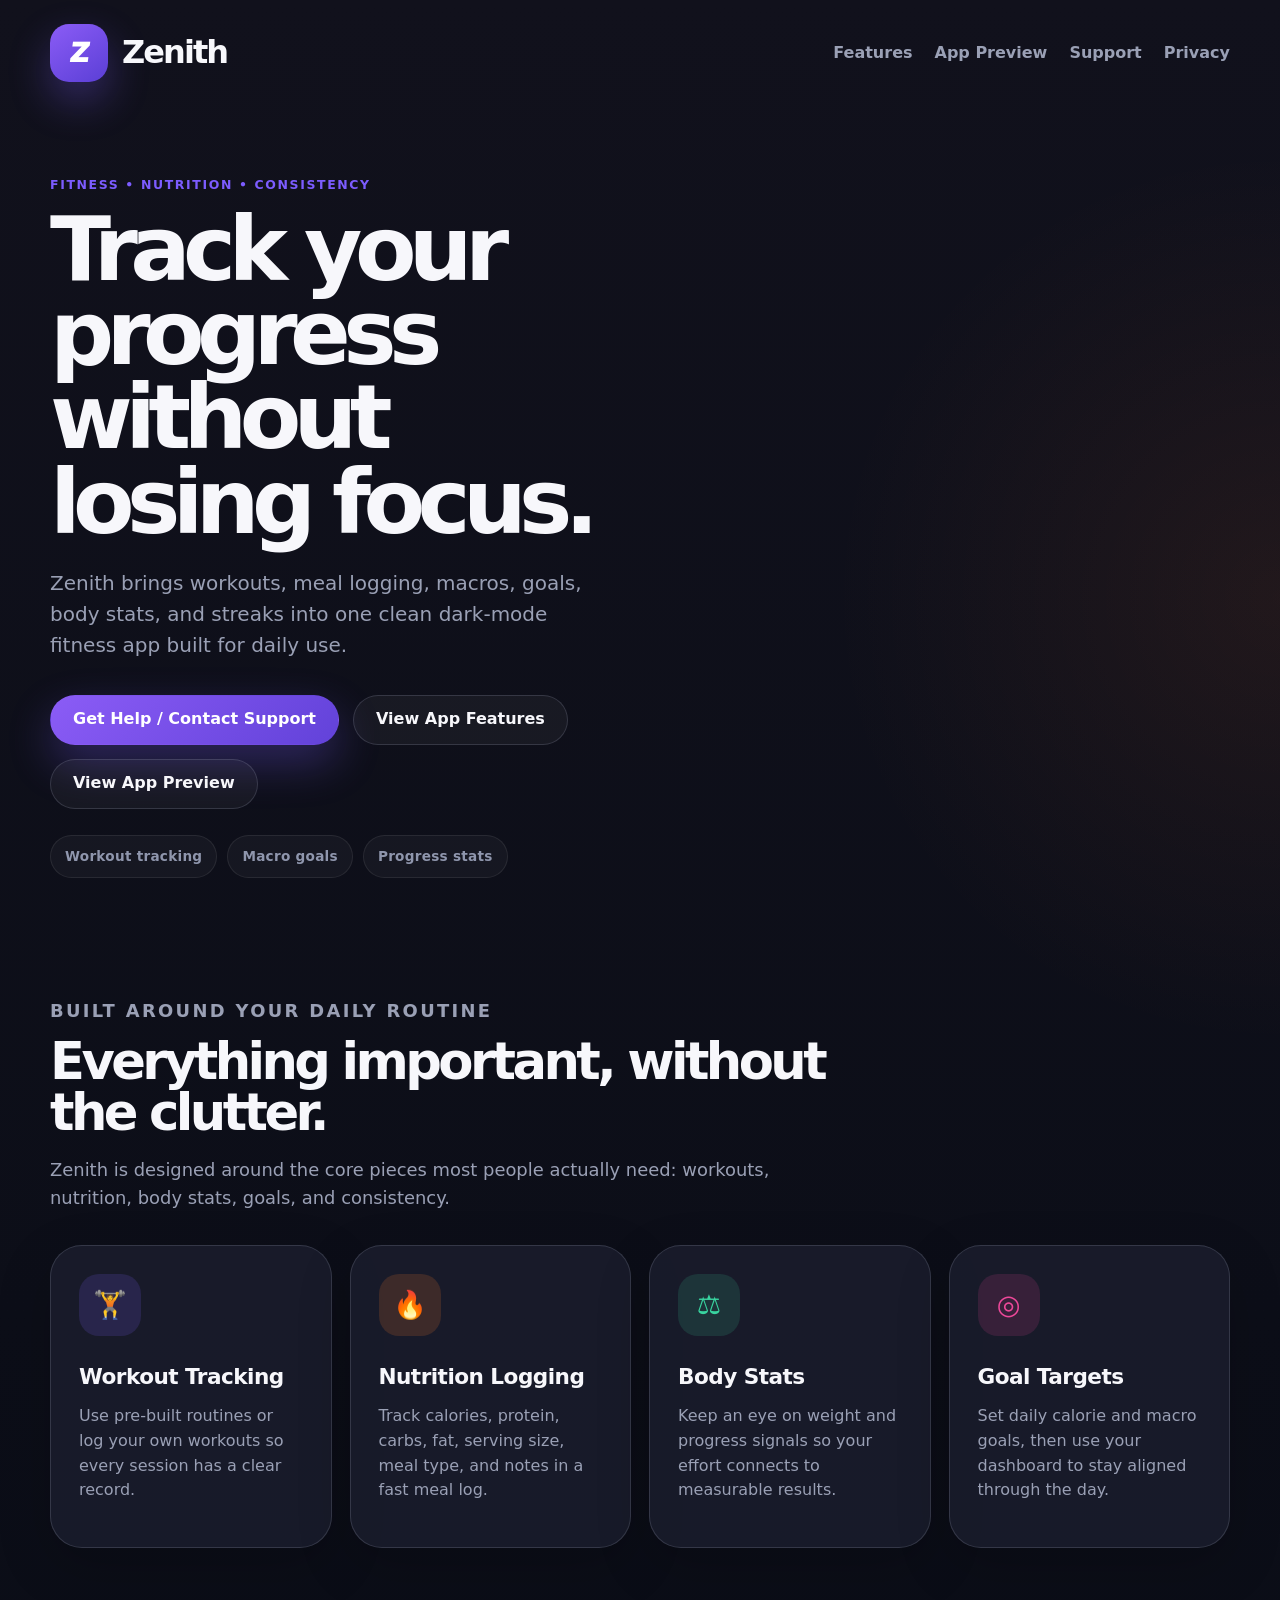
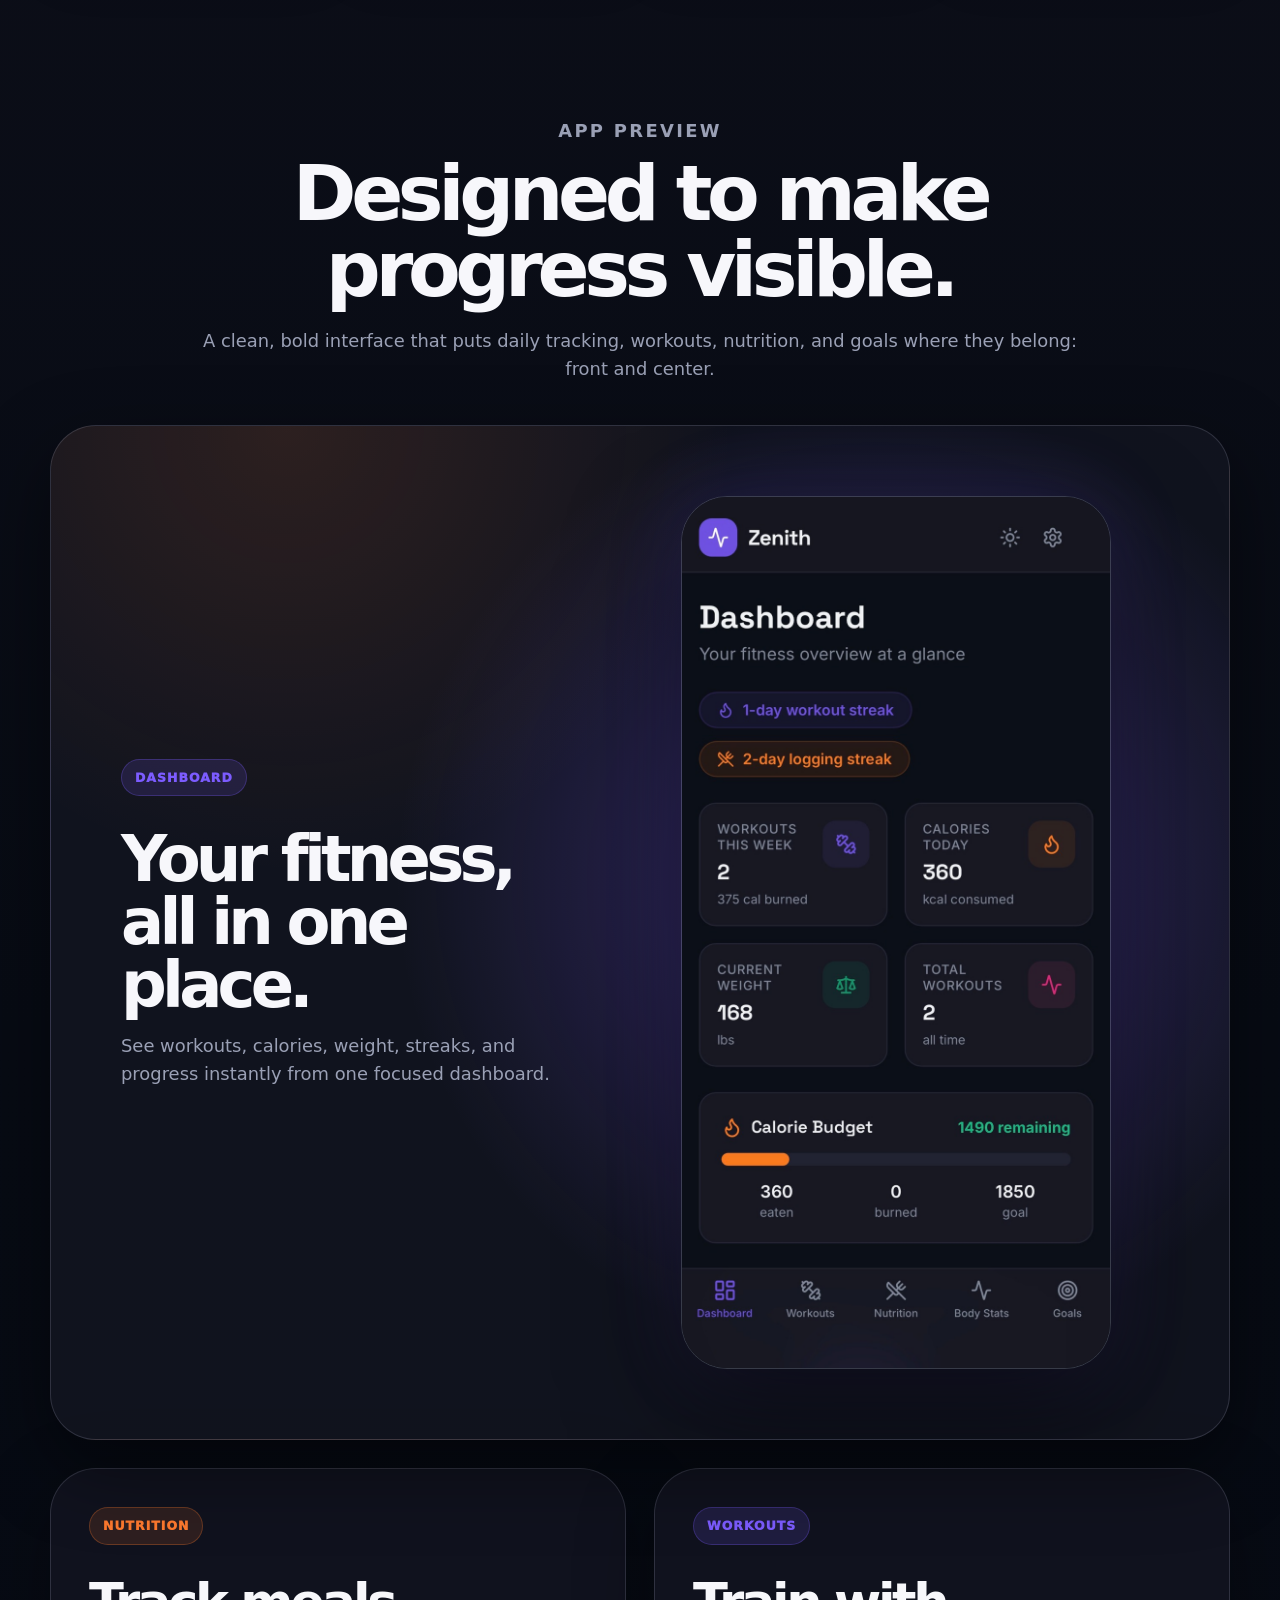
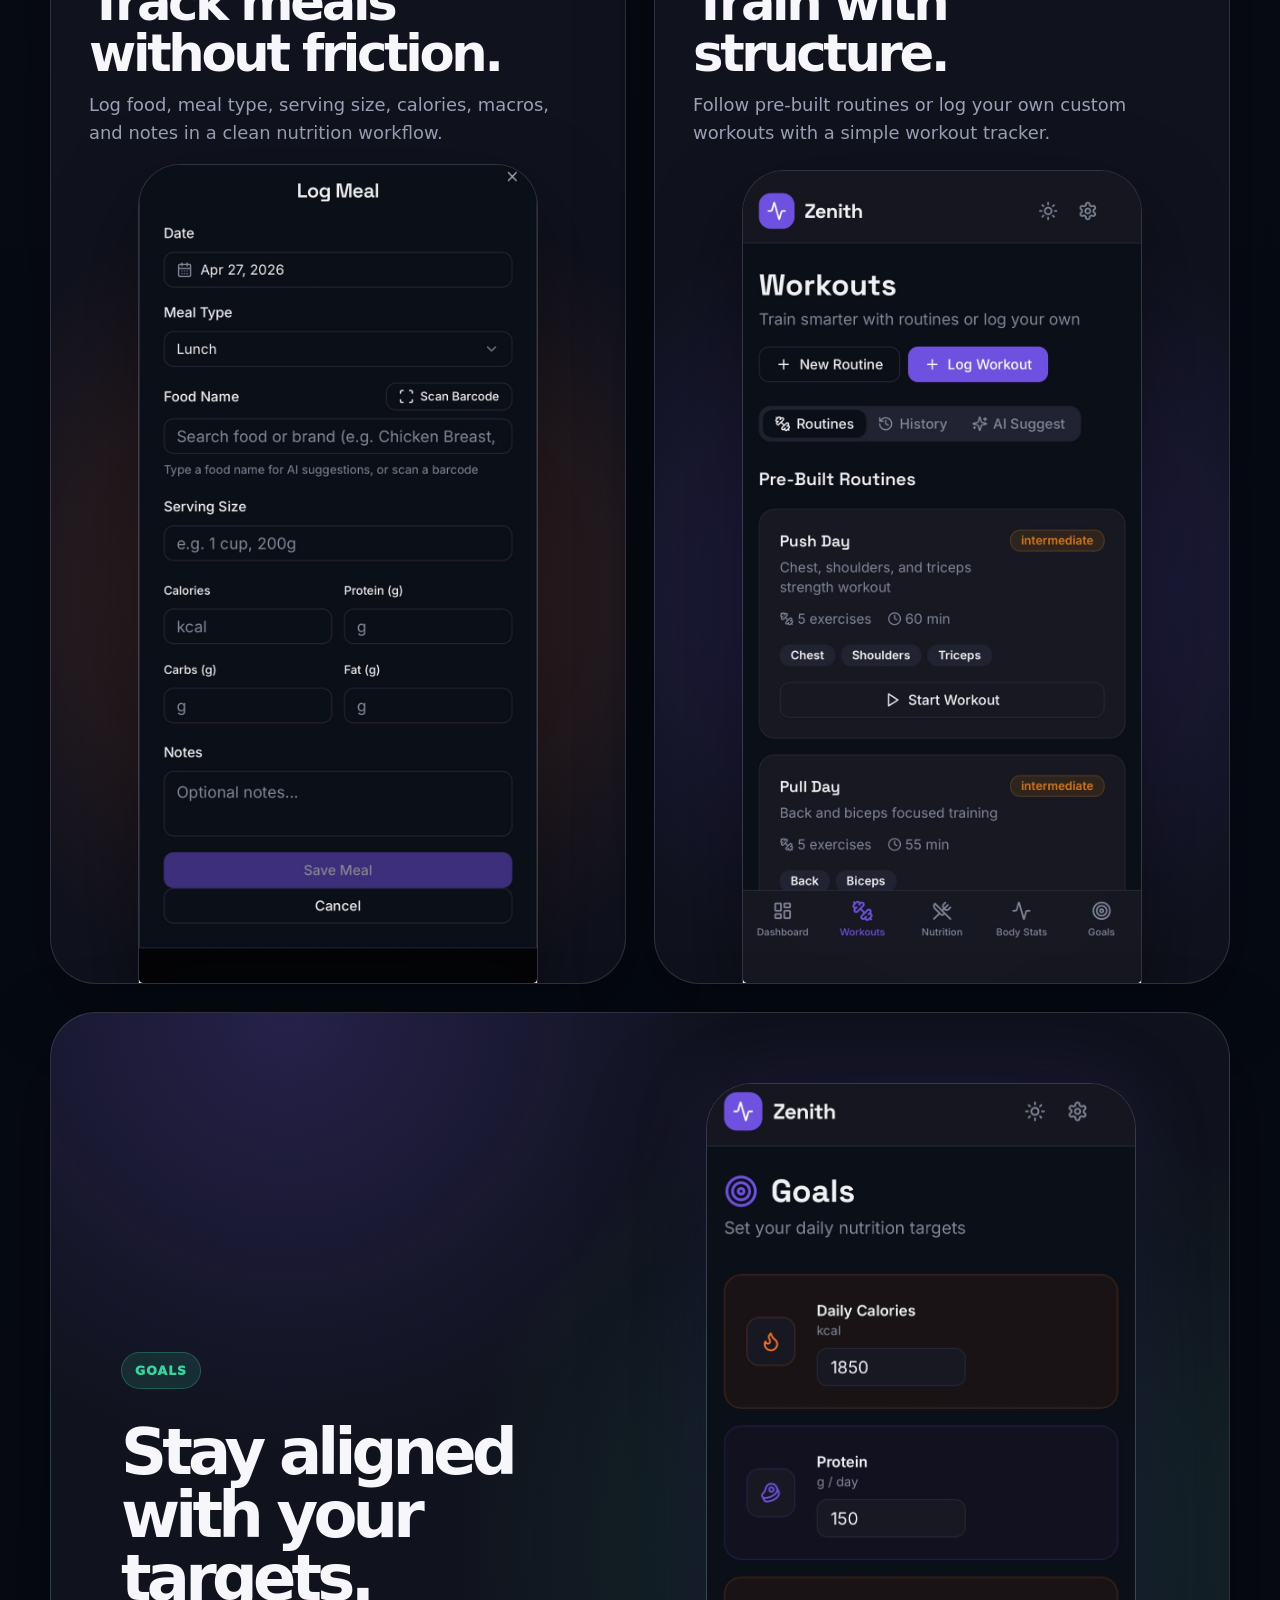
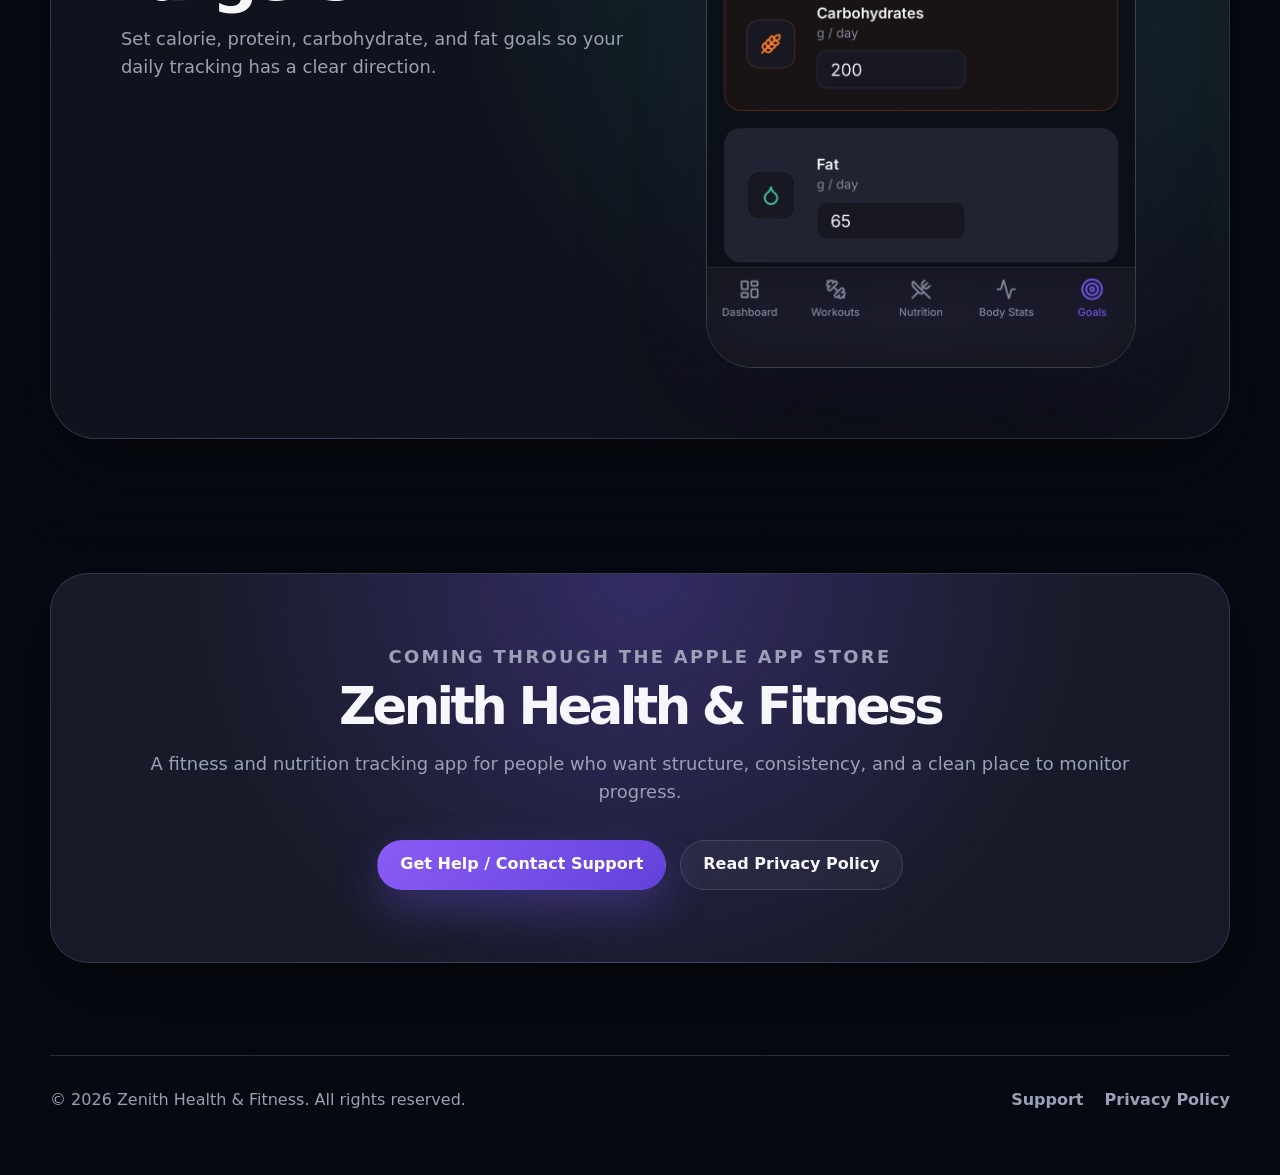
<file: index.html>
<!DOCTYPE html>
<html lang="en">
<head>
  <meta charset="UTF-8" />
  <meta name="viewport" content="width=device-width, initial-scale=1.0" />

  <title>Zenith Health & Fitness | Workout, Nutrition, and Goal Tracking</title>
  <meta name="description" content="Zenith Health & Fitness helps you track workouts, nutrition, macros, body stats, goals, and daily consistency in one focused fitness app." />

  <link rel="stylesheet" href="styles.css" />
</head>

<body>
  <header class="site-header">
    <a class="brand" href="index.html" aria-label="Zenith Health & Fitness home">
      <span class="brand-mark">
        <span class="z-peak">Z</span>
      </span>
      <span class="brand-text">Zenith</span>
    </a>

    <nav class="nav" aria-label="Main navigation">
      <a href="#features">Features</a>
      <a href="#screens">App Preview</a>
      <a href="support.html">Support</a>
      <a href="privacy.html">Privacy</a>
    </nav>
  </header>

  <main>
    <section class="hero no-hero-image">
      <div class="hero-copy">
        <p class="eyebrow">Fitness • Nutrition • Consistency</p>
        <h1>Track your progress without losing focus.</h1>
        <p class="lead">
          Zenith brings workouts, meal logging, macros, goals, body stats, and streaks into one clean dark-mode fitness app built for daily use.
        </p>

        <div class="hero-actions">
          <a class="button primary" href="support.html">Get Help / Contact Support</a>
          <a class="button secondary" href="#features">View App Features</a>
          <a class="button secondary" href="#screens">View App Preview</a>
        </div>

        <div class="trust-row" aria-label="Zenith app highlights">
          <span>Workout tracking</span>
          <span>Macro goals</span>
          <span>Progress stats</span>
        </div>
      </div>
    </section>

    <section id="features" class="section">
      <div class="section-heading">
        <p class="eyebrow">Built around your daily routine</p>
        <h2>Everything important, without the clutter.</h2>
        <p>
          Zenith is designed around the core pieces most people actually need: workouts, nutrition, body stats, goals, and consistency.
        </p>
      </div>

      <div class="feature-grid">
        <article class="feature-card purple-card">
          <div class="feature-icon">🏋</div>
          <h3>Workout Tracking</h3>
          <p>Use pre-built routines or log your own workouts so every session has a clear record.</p>
        </article>

        <article class="feature-card orange-card">
          <div class="feature-icon">🔥</div>
          <h3>Nutrition Logging</h3>
          <p>Track calories, protein, carbs, fat, serving size, meal type, and notes in a fast meal log.</p>
        </article>

        <article class="feature-card green-card">
          <div class="feature-icon">⚖</div>
          <h3>Body Stats</h3>
          <p>Keep an eye on weight and progress signals so your effort connects to measurable results.</p>
        </article>

        <article class="feature-card violet-card">
          <div class="feature-icon">◎</div>
          <h3>Goal Targets</h3>
          <p>Set daily calorie and macro goals, then use your dashboard to stay aligned through the day.</p>
        </article>
      </div>
    </section>

    <section id="screens" class="section apple-showcase">
      <div class="apple-showcase-header">
        <p class="eyebrow">App preview</p>
        <h2>Designed to make progress visible.</h2>
        <p>
          A clean, bold interface that puts daily tracking, workouts, nutrition, and goals where they belong: front and center.
        </p>
      </div>

      <div class="showcase-hero">
        <div class="showcase-copy">
          <span class="pill purple-pill">Dashboard</span>
          <h3>Your fitness, all in one place.</h3>
          <p>
            See workouts, calories, weight, streaks, and progress instantly from one focused dashboard.
          </p>
        </div>

        <div class="showcase-device">
          <img src="assets/screenshots/dashboard-screen.png" alt="Zenith dashboard screen showing workout streaks, calories, weight, and calorie budget." />
        </div>
      </div>

      <div class="apple-feature-row">
        <article class="apple-feature nutrition-feature">
          <div class="feature-copy">
            <span class="pill orange-pill">Nutrition</span>
            <h3>Track meals without friction.</h3>
            <p>
              Log food, meal type, serving size, calories, macros, and notes in a clean nutrition workflow.
            </p>
          </div>

          <img src="assets/screenshots/nutrition-screen.png" alt="Zenith meal logging screen." />
        </article>

        <article class="apple-feature workout-feature">
          <div class="feature-copy">
            <span class="pill purple-pill">Workouts</span>
            <h3>Train with structure.</h3>
            <p>
              Follow pre-built routines or log your own custom workouts with a simple workout tracker.
            </p>
          </div>

          <img src="assets/screenshots/workouts-screen.png" alt="Zenith workouts screen with pre-built routines." />
        </article>
      </div>

      <div class="showcase-hero reverse">
        <div class="showcase-copy">
          <span class="pill green-pill">Goals</span>
          <h3>Stay aligned with your targets.</h3>
          <p>
            Set calorie, protein, carbohydrate, and fat goals so your daily tracking has a clear direction.
          </p>
        </div>

        <div class="showcase-device">
          <img src="assets/screenshots/goals-screen.png" alt="Zenith goals screen showing daily calorie and macro targets." />
        </div>
      </div>
    </section>

    <section class="section app-store-section">
      <div class="app-store-card">
        <p class="eyebrow">Coming through the Apple App Store</p>
        <h2>Zenith Health & Fitness</h2>
        <p>
          A fitness and nutrition tracking app for people who want structure, consistency, and a clean place to monitor progress.
        </p>

        <div class="hero-actions centered">
          <a class="button primary" href="support.html">Get Help / Contact Support</a>
          <a class="button secondary" href="privacy.html">Read Privacy Policy</a>
        </div>
      </div>
    </section>
  </main>

  <footer class="site-footer">
    <p>© 2026 Zenith Health & Fitness. All rights reserved.</p>
    <div>
      <a href="support.html">Support</a>
      <a href="privacy.html">Privacy Policy</a>
    </div>
  </footer>
</body>
</html>
</file>
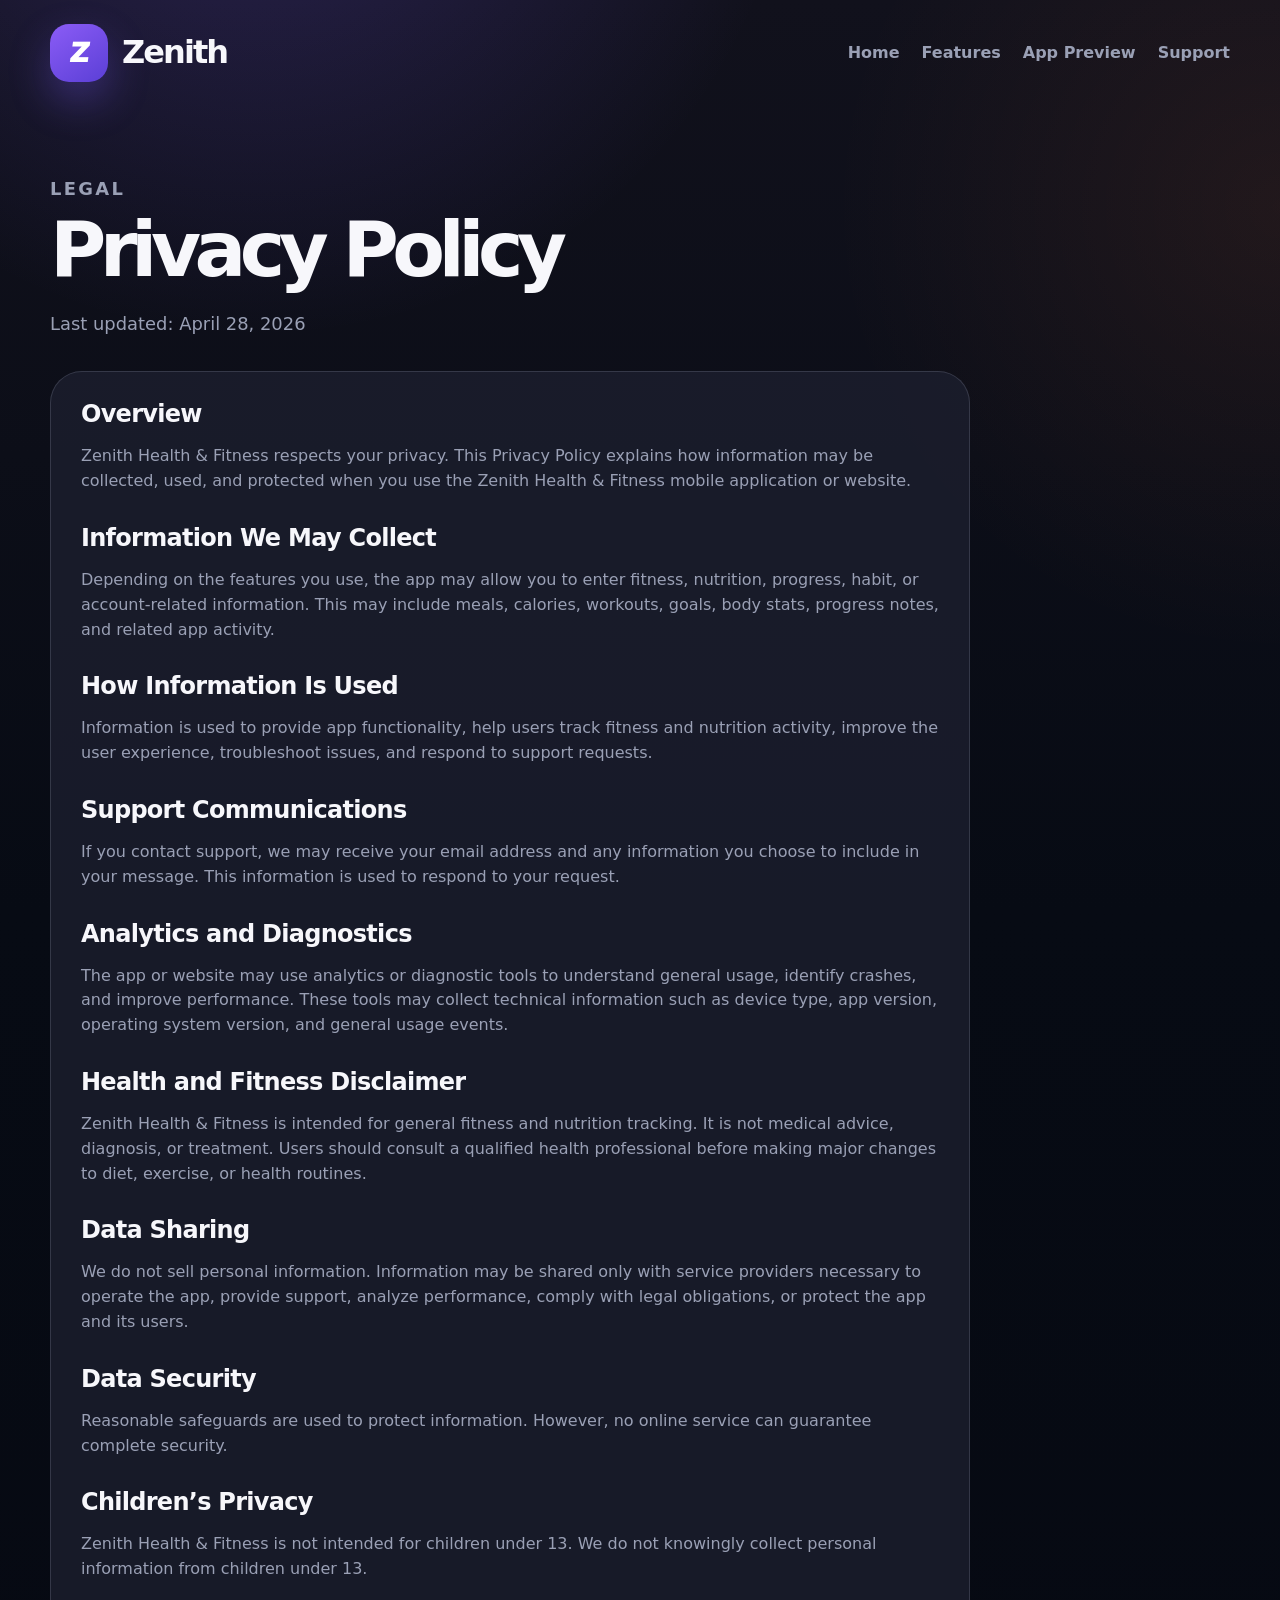
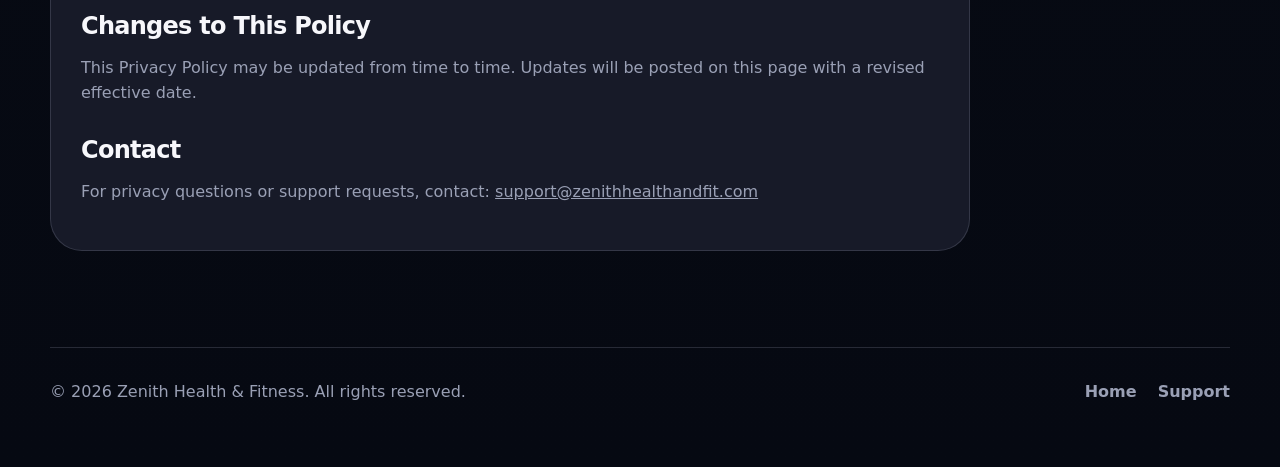
<file: privacy.html>
<!DOCTYPE html>
<html lang="en">
<head>
  <meta charset="UTF-8" />
  <meta name="viewport" content="width=device-width, initial-scale=1.0" />

  <title>Privacy Policy | Zenith Health & Fitness</title>
  <meta name="description" content="Privacy Policy for Zenith Health & Fitness." />

  <link rel="stylesheet" href="styles.css" />
</head>

<body>
  <header class="site-header">
    <a class="brand" href="index.html">
      <span class="brand-mark"><span class="z-peak">Z</span></span>
      <span class="brand-text">Zenith</span>
    </a>

    <nav class="nav">
      <a href="index.html">Home</a>
      <a href="index.html#features">Features</a>
      <a href="index.html#screens">App Preview</a>
      <a href="support.html">Support</a>
    </nav>
  </header>

  <main class="page legal">
    <section class="page-header">
      <p class="eyebrow">Legal</p>
      <h1>Privacy Policy</h1>
      <p>Last updated: April 28, 2026</p>
    </section>

    <section class="legal-card">
      <h2>Overview</h2>
      <p>
        Zenith Health & Fitness respects your privacy. This Privacy Policy explains how information may be collected, used, and protected when you use the Zenith Health & Fitness mobile application or website.
      </p>

      <h2>Information We May Collect</h2>
      <p>
        Depending on the features you use, the app may allow you to enter fitness, nutrition, progress, habit, or account-related information. This may include meals, calories, workouts, goals, body stats, progress notes, and related app activity.
      </p>

      <h2>How Information Is Used</h2>
      <p>
        Information is used to provide app functionality, help users track fitness and nutrition activity, improve the user experience, troubleshoot issues, and respond to support requests.
      </p>

      <h2>Support Communications</h2>
      <p>
        If you contact support, we may receive your email address and any information you choose to include in your message. This information is used to respond to your request.
      </p>

      <h2>Analytics and Diagnostics</h2>
      <p>
        The app or website may use analytics or diagnostic tools to understand general usage, identify crashes, and improve performance. These tools may collect technical information such as device type, app version, operating system version, and general usage events.
      </p>

      <h2>Health and Fitness Disclaimer</h2>
      <p>
        Zenith Health & Fitness is intended for general fitness and nutrition tracking. It is not medical advice, diagnosis, or treatment. Users should consult a qualified health professional before making major changes to diet, exercise, or health routines.
      </p>

      <h2>Data Sharing</h2>
      <p>
        We do not sell personal information. Information may be shared only with service providers necessary to operate the app, provide support, analyze performance, comply with legal obligations, or protect the app and its users.
      </p>

      <h2>Data Security</h2>
      <p>
        Reasonable safeguards are used to protect information. However, no online service can guarantee complete security.
      </p>

      <h2>Children’s Privacy</h2>
      <p>
        Zenith Health & Fitness is not intended for children under 13. We do not knowingly collect personal information from children under 13.
      </p>

      <h2>Changes to This Policy</h2>
      <p>
        This Privacy Policy may be updated from time to time. Updates will be posted on this page with a revised effective date.
      </p>

      <h2>Contact</h2>
      <p>
        For privacy questions or support requests, contact:
        <a href="mailto:support@zenithhealthandfit.com">support@zenithhealthandfit.com</a>
      </p>
    </section>
  </main>

  <footer class="site-footer">
    <p>© 2026 Zenith Health & Fitness. All rights reserved.</p>
    <div>
      <a href="index.html">Home</a>
      <a href="support.html">Support</a>
    </div>
  </footer>
</body>
</html>
</file>
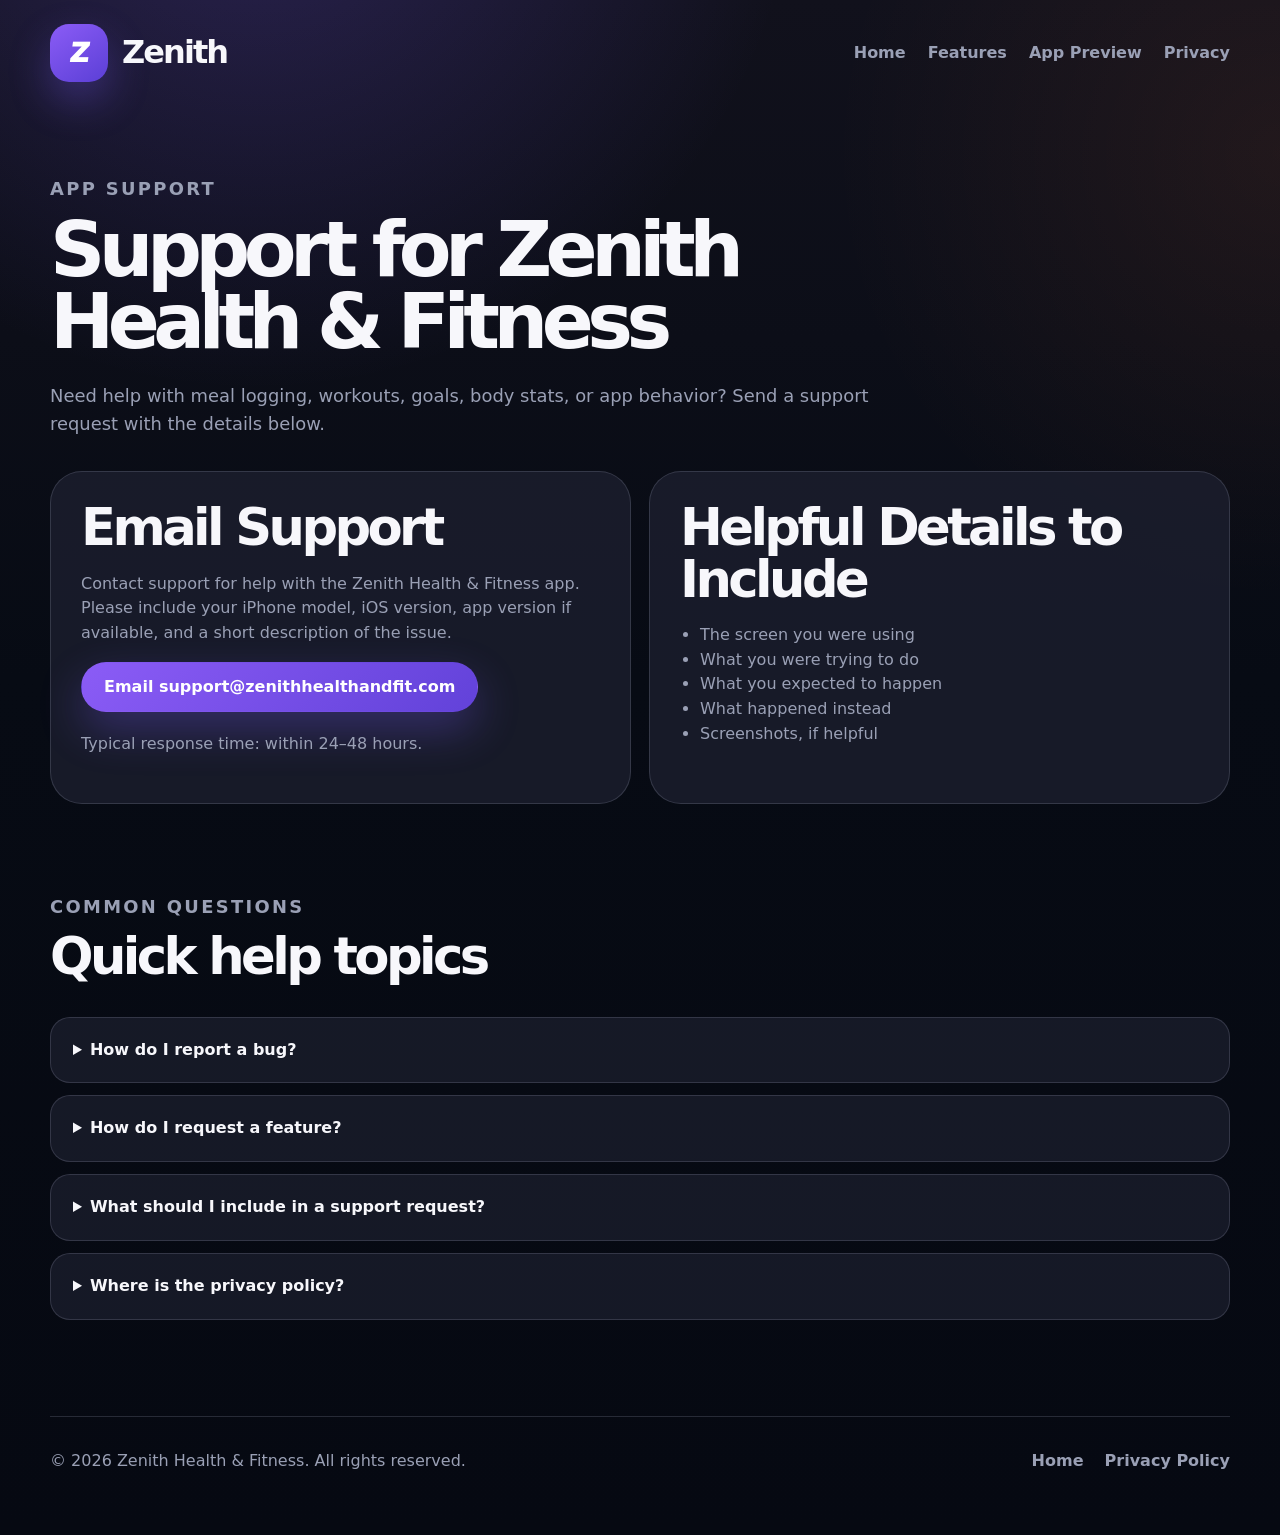
<file: support.html>
<!DOCTYPE html>
<html lang="en">
<head>
  <meta charset="UTF-8" />
  <meta name="viewport" content="width=device-width, initial-scale=1.0" />

  <title>Support | Zenith Health & Fitness</title>
  <meta name="description" content="Get support for the Zenith Health & Fitness iPhone app." />

  <link rel="stylesheet" href="styles.css" />
</head>

<body>
  <header class="site-header">
    <a class="brand" href="index.html">
      <span class="brand-mark">
        <span class="z-peak">Z</span>
      </span>
      <span class="brand-text">Zenith</span>
    </a>

    <nav class="nav">
      <a href="index.html">Home</a>
      <a href="index.html#features">Features</a>
      <a href="index.html#screens">App Preview</a>
      <a href="privacy.html">Privacy</a>
    </nav>
  </header>

  <main class="page">
    <section class="page-header">
      <p class="eyebrow">App Support</p>
      <h1>Support for Zenith Health & Fitness</h1>
      <p>
        Need help with meal logging, workouts, goals, body stats, or app behavior? Send a support request with the details below.
      </p>
    </section>

    <section class="support-grid">
      <article class="support-card">
        <h2>Email Support</h2>
        <p>
          Contact support for help with the Zenith Health & Fitness app. Please include your iPhone model, iOS version, app version if available, and a short description of the issue.
        </p>

        <a class="button primary" href="mailto:support@zenithhealthandfit.com?subject=Zenith%20Health%20%26%20Fitness%20Support%20Request">
          Email support@zenithhealthandfit.com
        </a>

        <p style="margin-top: 20px; color: #9aa0b5;">
          Typical response time: within 24–48 hours.
        </p>
      </article>

      <article class="support-card">
        <h2>Helpful Details to Include</h2>
        <ul>
          <li>The screen you were using</li>
          <li>What you were trying to do</li>
          <li>What you expected to happen</li>
          <li>What happened instead</li>
          <li>Screenshots, if helpful</li>
        </ul>
      </article>
    </section>

    <section class="section faq-section">
      <div class="section-heading">
        <p class="eyebrow">Common Questions</p>
        <h2>Quick help topics</h2>
      </div>

      <div class="faq-list">
        <details>
          <summary>How do I report a bug?</summary>
          <p>
            Email support with the screen you were on, the action you took, what happened, and any screenshots that may help.
          </p>
        </details>

        <details>
          <summary>How do I request a feature?</summary>
          <p>
            Send a short explanation of the feature and how it would improve your workout, nutrition, goal tracking, or progress tracking workflow.
          </p>
        </details>

        <details>
          <summary>What should I include in a support request?</summary>
          <p>
            Include your iPhone model, iOS version, app version if available, the issue you are seeing, and the steps that caused it.
          </p>
        </details>

        <details>
          <summary>Where is the privacy policy?</summary>
          <p>
            The privacy policy is available at <a href="privacy.html">zenithhealthandfit.com/privacy.html</a>.
          </p>
        </details>
      </div>
    </section>
  </main>

  <footer class="site-footer">
    <p>© 2026 Zenith Health & Fitness. All rights reserved.</p>
    <div>
      <a href="index.html">Home</a>
      <a href="privacy.html">Privacy Policy</a>
    </div>
  </footer>
</body>
</html>
</file>
<file: styles.css>
:root {
  --bg: #070b14;
  --bg-2: #0b101d;
  --surface: #151622;
  --surface-2: #1d2030;
  --surface-3: #10131f;
  --text: #f7f7fb;
  --muted: #9aa0b5;
  --muted-2: #73798d;
  --line: rgba(154, 160, 181, 0.22);
  --purple: #7c5cff;
  --purple-2: #4f3a93;
  --orange: #ff7a2f;
  --green: #39d39f;
  --pink: #ec4899;
  --shadow: 0 28px 80px rgba(0, 0, 0, 0.45);
  --radius-lg: 32px;
  --radius-md: 22px;
}

* {
  box-sizing: border-box;
}

html {
  scroll-behavior: smooth;
}

body {
  margin: 0;
  background:
    radial-gradient(circle at 20% -10%, rgba(124, 92, 255, 0.24), transparent 34rem),
    radial-gradient(circle at 100% 10%, rgba(255, 122, 47, 0.08), transparent 28rem),
    linear-gradient(180deg, #11111c 0%, var(--bg) 44%, #060912 100%);
  color: var(--text);
  font-family: Inter, ui-sans-serif, system-ui, -apple-system, BlinkMacSystemFont, "Segoe UI", sans-serif;
  line-height: 1.55;
}

img {
  max-width: 100%;
  display: block;
}

a {
  color: inherit;
}

.site-header {
  width: min(1180px, calc(100% - 32px));
  margin: 0 auto;
  padding: 24px 0;
  display: flex;
  align-items: center;
  justify-content: space-between;
}

.brand {
  display: inline-flex;
  align-items: center;
  gap: 14px;
  text-decoration: none;
}

.brand-mark {
  width: 58px;
  height: 58px;
  border-radius: 19px;
  display: grid;
  place-items: center;
  background: linear-gradient(145deg, #8b5cf6, #5b3fd6);
  box-shadow: 0 18px 42px rgba(124, 92, 255, 0.32);
}

.z-peak {
  color: #fff;
  font-size: 1.65rem;
  font-weight: 950;
  letter-spacing: -0.08em;
  transform: skew(-8deg);
}

.brand-text {
  font-size: 2rem;
  font-weight: 900;
  letter-spacing: -0.06em;
}

.nav {
  display: flex;
  gap: 22px;
  align-items: center;
}

.nav a {
  text-decoration: none;
  color: var(--muted);
  font-weight: 750;
  transition: color 160ms ease;
}

.nav a:hover {
  color: var(--text);
}

.hero {
  width: min(1180px, calc(100% - 32px));
  margin: 42px auto 0;
  display: grid;
  grid-template-columns: minmax(0, 0.9fr) minmax(390px, 0.9fr);
  gap: 58px;
  align-items: center;
  min-height: 760px;
}

.eyebrow {
  margin: 0 0 14px;
  color: var(--purple);
  font-size: 0.78rem;
  line-height: 1.2;
  font-weight: 900;
  letter-spacing: 0.13em;
  text-transform: uppercase;
}

h1,
h2,
h3,
p {
  margin-top: 0;
}

h1 {
  max-width: 760px;
  margin-bottom: 24px;
  font-size: clamp(3.2rem, 7vw, 6.6rem);
  line-height: 0.94;
  letter-spacing: -0.085em;
}

h2 {
  margin-bottom: 18px;
  font-size: clamp(2.1rem, 4vw, 4.3rem);
  line-height: 1;
  letter-spacing: -0.07em;
}

h3 {
  margin-bottom: 10px;
  font-size: 1.35rem;
  letter-spacing: -0.025em;
}

.lead {
  max-width: 680px;
  color: var(--muted);
  font-size: 1.25rem;
}

.hero-actions {
  margin-top: 34px;
  display: flex;
  gap: 14px;
  flex-wrap: wrap;
}

.hero-actions.centered {
  justify-content: center;
}

.button {
  min-height: 50px;
  padding: 0 22px;
  border-radius: 999px;
  display: inline-flex;
  justify-content: center;
  align-items: center;
  text-decoration: none;
  font-weight: 900;
  border: 1px solid transparent;
}

.button.primary {
  color: #fff;
  background: linear-gradient(135deg, #8b5cf6, #6242d9);
  box-shadow: 0 18px 44px rgba(124, 92, 255, 0.3);
}

.button.secondary {
  color: var(--text);
  background: rgba(255,255,255,0.045);
  border-color: var(--line);
}

.trust-row {
  margin-top: 26px;
  display: flex;
  flex-wrap: wrap;
  gap: 10px;
}

.trust-row span {
  padding: 10px 14px;
  border-radius: 999px;
  color: #8f96ad;
  background: rgba(255,255,255,0.035);
  border: 1px solid rgba(255,255,255,0.08);
  font-weight: 700;
  font-size: 0.85rem;
  letter-spacing: 0.02em;
  cursor: default;
  pointer-events: none;
}

.hero-visual {
  position: relative;
}

.hero-visual::before {
  content: "";
  position: absolute;
  inset: 8% 10%;
  border-radius: 999px;
  background: rgba(124, 92, 255, 0.18);
  filter: blur(70px);
  z-index: -1;
}

.hero-visual img {
  width: 100%;
  border-radius: 34px;
  filter: drop-shadow(0 32px 80px rgba(0, 0, 0, 0.42));
}

.section,
.page {
  width: min(1180px, calc(100% - 32px));
  margin: 0 auto;
}

.section {
  padding: 92px 0;
}

.section-heading {
  max-width: 780px;
  margin-bottom: 34px;
}

.section-heading p,
.app-store-card p,
.page-header p,
.apple-showcase-header p,
.showcase-copy p,
.feature-copy p {
  color: var(--muted);
  font-size: 1.12rem;
}

.feature-grid {
  display: grid;
  grid-template-columns: repeat(4, 1fr);
  gap: 18px;
}

.feature-card {
  min-height: 270px;
  padding: 28px;
  border-radius: var(--radius-lg);
  background: rgba(29,32,48,0.74);
  border: 1px solid var(--line);
  box-shadow: 0 18px 54px rgba(0,0,0,0.18);
}

.feature-icon {
  width: 62px;
  height: 62px;
  margin-bottom: 24px;
  border-radius: 20px;
  display: grid;
  place-items: center;
  font-size: 1.7rem;
}

.feature-card p {
  color: var(--muted);
}

.purple-card .feature-icon {
  background: rgba(124,92,255,0.16);
  color: var(--purple);
}

.orange-card .feature-icon {
  background: rgba(255,122,47,0.16);
  color: var(--orange);
}

.green-card .feature-icon {
  background: rgba(57,211,159,0.14);
  color: var(--green);
}

.violet-card .feature-icon {
  background: rgba(236,72,153,0.14);
  color: var(--pink);
}

/* Apple-level app presentation */

.apple-showcase {
  padding-top: 80px;
}

.apple-showcase-header {
  max-width: 920px;
  margin: 0 auto 42px;
  text-align: center;
}

.apple-showcase-header h2 {
  font-size: clamp(2.6rem, 6vw, 5.8rem);
}

.showcase-hero {
  position: relative;
  min-height: 780px;
  overflow: hidden;
  border-radius: 46px;
  padding: clamp(28px, 6vw, 70px);
  display: grid;
  grid-template-columns: 0.95fr 1.05fr;
  gap: 36px;
  align-items: center;
  background:
    radial-gradient(circle at 70% 45%, rgba(124, 92, 255, 0.35), transparent 30rem),
    radial-gradient(circle at 20% 0%, rgba(255, 122, 47, 0.12), transparent 28rem),
    rgba(18, 20, 32, 0.9);
  border: 1px solid var(--line);
  box-shadow: var(--shadow);
}

.showcase-hero.reverse {
  margin-top: 28px;
  grid-template-columns: 1.05fr 0.95fr;
  background:
    radial-gradient(circle at 75% 52%, rgba(57, 211, 159, 0.18), transparent 30rem),
    radial-gradient(circle at 20% 0%, rgba(124, 92, 255, 0.2), transparent 28rem),
    rgba(18, 20, 32, 0.9);
}

.showcase-copy {
  max-width: 520px;
}

.showcase-copy h3 {
  margin: 18px 0 16px;
  font-size: clamp(2.35rem, 5vw, 5rem);
  line-height: 0.98;
  letter-spacing: -0.075em;
}

.showcase-device {
  display: flex;
  justify-content: center;
}

.showcase-device img {
  width: min(430px, 100%);
  border-radius: 46px;
  border: 1px solid rgba(154, 160, 181, 0.28);
  box-shadow:
    0 40px 110px rgba(0, 0, 0, 0.55),
    0 0 80px rgba(124, 92, 255, 0.16);
}

.apple-feature-row {
  margin-top: 28px;
  display: grid;
  grid-template-columns: repeat(2, 1fr);
  gap: 28px;
}

.apple-feature {
  min-height: 820px;
  overflow: hidden;
  border-radius: 46px;
  padding: 38px 38px 0;
  display: flex;
  flex-direction: column;
  justify-content: space-between;
  background: rgba(18, 20, 32, 0.9);
  border: 1px solid var(--line);
  box-shadow: 0 24px 80px rgba(0,0,0,0.32);
}

.nutrition-feature {
  background:
    radial-gradient(circle at 50% 65%, rgba(255, 122, 47, 0.22), transparent 26rem),
    rgba(18, 20, 32, 0.92);
}

.workout-feature {
  background:
    radial-gradient(circle at 50% 65%, rgba(124, 92, 255, 0.24), transparent 26rem),
    rgba(18, 20, 32, 0.92);
}

.feature-copy h3 {
  margin: 18px 0 12px;
  font-size: clamp(2rem, 4vw, 3.6rem);
  line-height: 1;
  letter-spacing: -0.065em;
}

.apple-feature img {
  width: min(400px, 100%);
  align-self: center;
  border-radius: 42px 42px 0 0;
  border: 1px solid rgba(154, 160, 181, 0.24);
  border-bottom: 0;
  box-shadow: 0 34px 90px rgba(0,0,0,0.45);
}

.premium-card-gallery {
  margin-top: 28px;
  display: grid;
  grid-template-columns: repeat(2, 1fr);
  gap: 28px;
}

.premium-card {
  overflow: hidden;
  border-radius: 42px;
  border: 1px solid var(--line);
  background: rgba(18, 20, 32, 0.9);
  box-shadow: 0 32px 90px rgba(0, 0, 0, 0.38);
  transition: transform 220ms ease, box-shadow 220ms ease;
}

.premium-card:hover {
  transform: translateY(-8px);
  box-shadow: 0 44px 120px rgba(0, 0, 0, 0.52);
}

.pill {
  display: inline-flex;
  margin-bottom: 14px;
  padding: 8px 13px;
  border-radius: 999px;
  font-size: 0.78rem;
  font-weight: 950;
  letter-spacing: 0.08em;
  text-transform: uppercase;
}

.purple-pill {
  color: var(--purple);
  background: rgba(124,92,255,0.15);
  border: 1px solid rgba(124,92,255,0.28);
}

.orange-pill {
  color: var(--orange);
  background: rgba(255,122,47,0.13);
  border: 1px solid rgba(255,122,47,0.28);
}

.green-pill {
  color: var(--green);
  background: rgba(57,211,159,0.13);
  border: 1px solid rgba(57,211,159,0.28);
}

.app-store-section {
  padding-top: 42px;
}

.app-store-card {
  padding: clamp(32px, 7vw, 72px);
  border-radius: 38px;
  text-align: center;
  background:
    radial-gradient(circle at 50% 0%, rgba(124,92,255,0.28), transparent 28rem),
    rgba(29,32,48,0.78);
  border: 1px solid var(--line);
  box-shadow: var(--shadow);
}

.site-footer {
  width: min(1180px, calc(100% - 32px));
  margin: 0 auto;
  padding: 32px 0 46px;
  display: flex;
  justify-content: space-between;
  gap: 20px;
  color: var(--muted);
  border-top: 1px solid var(--line);
}

.site-footer a {
  color: var(--muted);
  text-decoration: none;
  margin-left: 16px;
  font-weight: 750;
}

.page {
  padding: 72px 0 96px;
}

.page-header {
  max-width: 820px;
  margin-bottom: 34px;
}

.page-header h1 {
  font-size: clamp(2.6rem, 6vw, 5rem);
}

.support-grid {
  display: grid;
  grid-template-columns: repeat(2, 1fr);
  gap: 18px;
}

.support-card,
.legal-card {
  padding: 30px;
  border-radius: var(--radius-lg);
  background: rgba(29,32,48,0.76);
  border: 1px solid var(--line);
}

.support-card p,
.support-card li,
.legal-card p {
  color: var(--muted);
}

.support-card ul {
  margin: 0;
  padding-left: 20px;
}

.faq-section {
  width: 100%;
  padding-bottom: 0;
}

.faq-list {
  display: grid;
  gap: 12px;
}

details {
  padding: 20px 22px;
  border-radius: 20px;
  background: rgba(29,32,48,0.7);
  border: 1px solid var(--line);
}

summary {
  cursor: pointer;
  font-weight: 900;
}

details p {
  margin: 12px 0 0;
  color: var(--muted);
}

.legal-card {
  max-width: 920px;
}

.legal-card h2 {
  margin-top: 32px;
  font-size: 1.5rem;
  letter-spacing: -0.03em;
}

.legal-card h2:first-child {
  margin-top: 0;
}

@media (max-width: 1100px) {
  .hero,
  .showcase-hero,
  .showcase-hero.reverse {
    grid-template-columns: 1fr;
    min-height: auto;
  }

  .hero {
    margin-top: 30px;
  }

  .hero-visual {
    max-width: 850px;
    margin: 0 auto;
  }

  .feature-grid,
  .apple-feature-row,
  .premium-card-gallery {
    grid-template-columns: repeat(2, 1fr);
  }

  .support-grid {
    grid-template-columns: 1fr;
  }

  .showcase-copy {
    max-width: 760px;
  }
}

@media (max-width: 760px) {
  .site-header,
  .site-footer {
    flex-direction: column;
    align-items: flex-start;
  }

  .nav {
    flex-wrap: wrap;
    gap: 14px;
  }

  .brand-mark {
    width: 50px;
    height: 50px;
    border-radius: 16px;
  }

  .brand-text {
    font-size: 1.7rem;
  }

  .hero {
    gap: 36px;
  }

  .lead {
    font-size: 1.08rem;
  }

  .feature-grid,
  .apple-feature-row,
  .premium-card-gallery {
    grid-template-columns: 1fr;
  }

  .section {
    padding: 62px 0;
  }

  .showcase-hero,
  .showcase-hero.reverse,
  .apple-feature {
    border-radius: 32px;
    padding: 28px;
  }

  .apple-feature {
    min-height: auto;
    padding-bottom: 0;
  }

  .showcase-device img,
  .apple-feature img {
    width: min(360px, 100%);
  }

  .site-footer a {
    margin-left: 0;
    margin-right: 14px;
  }
}
</file>
